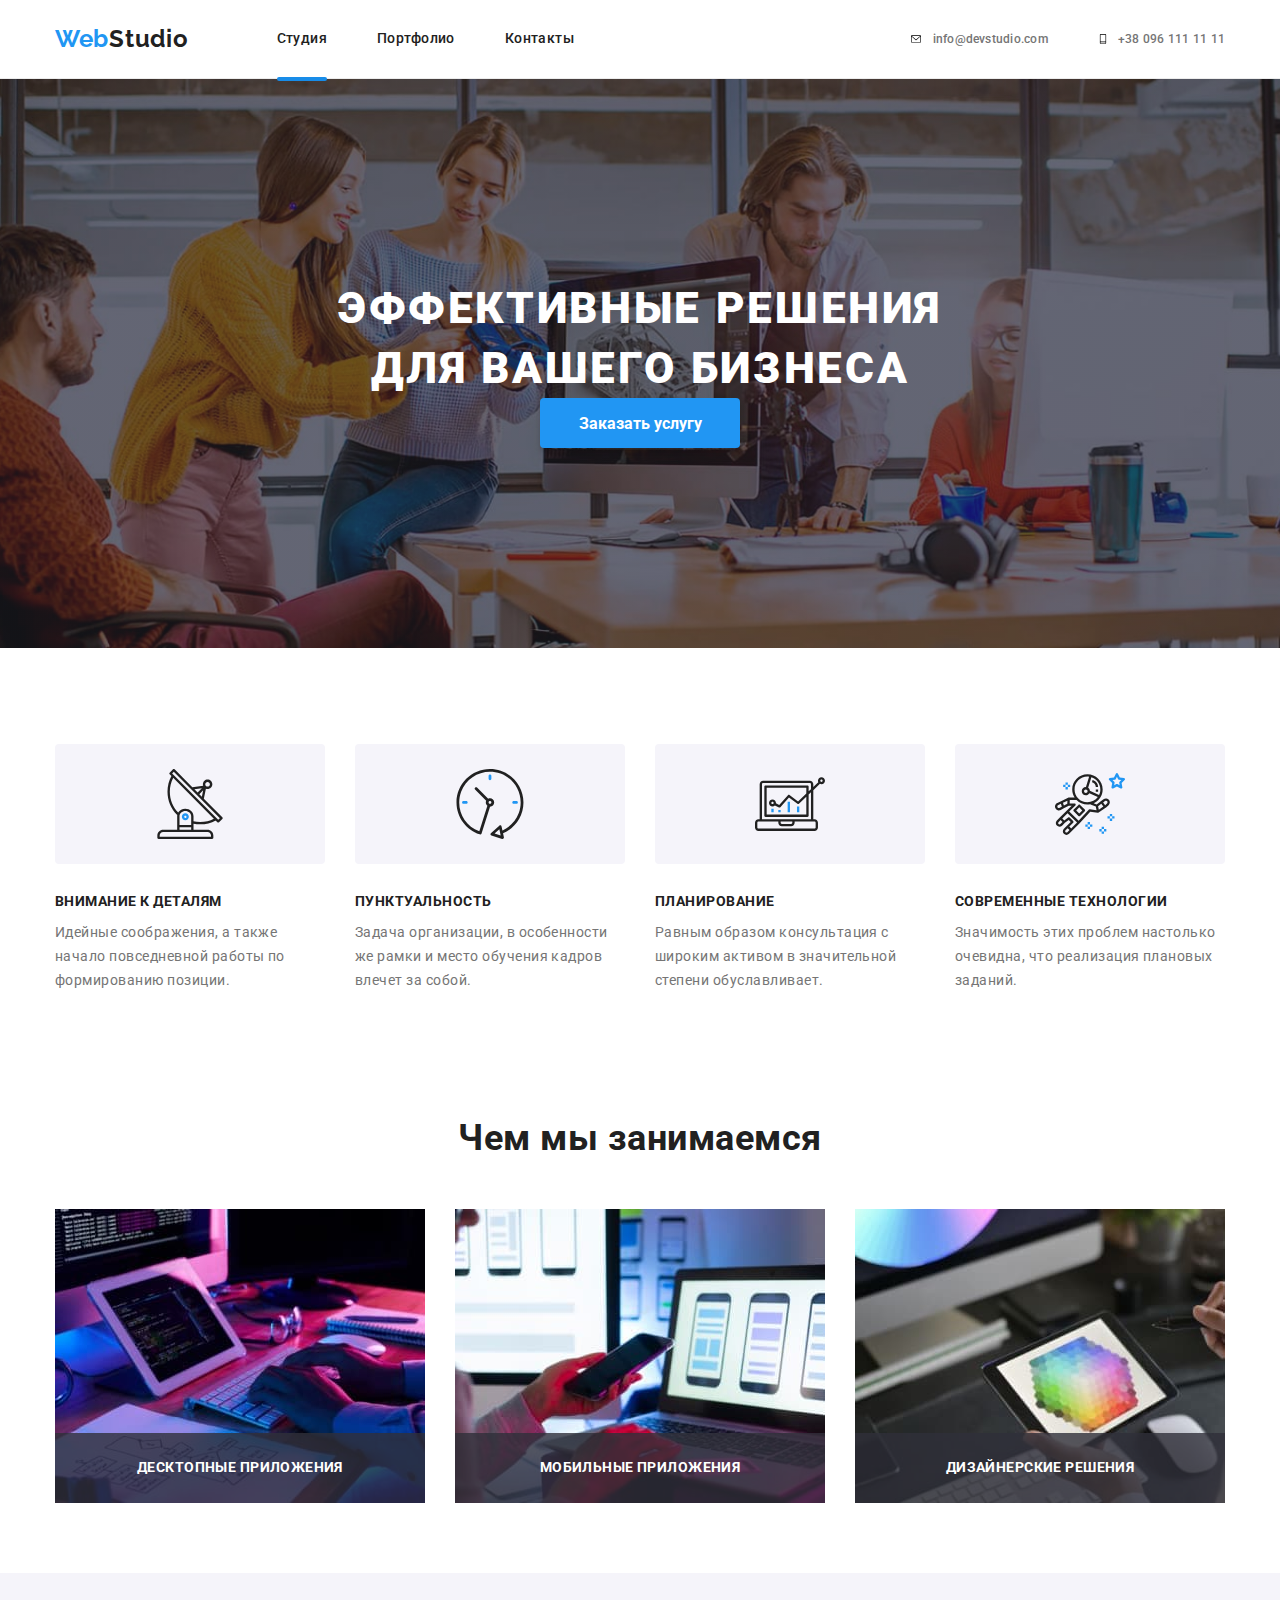
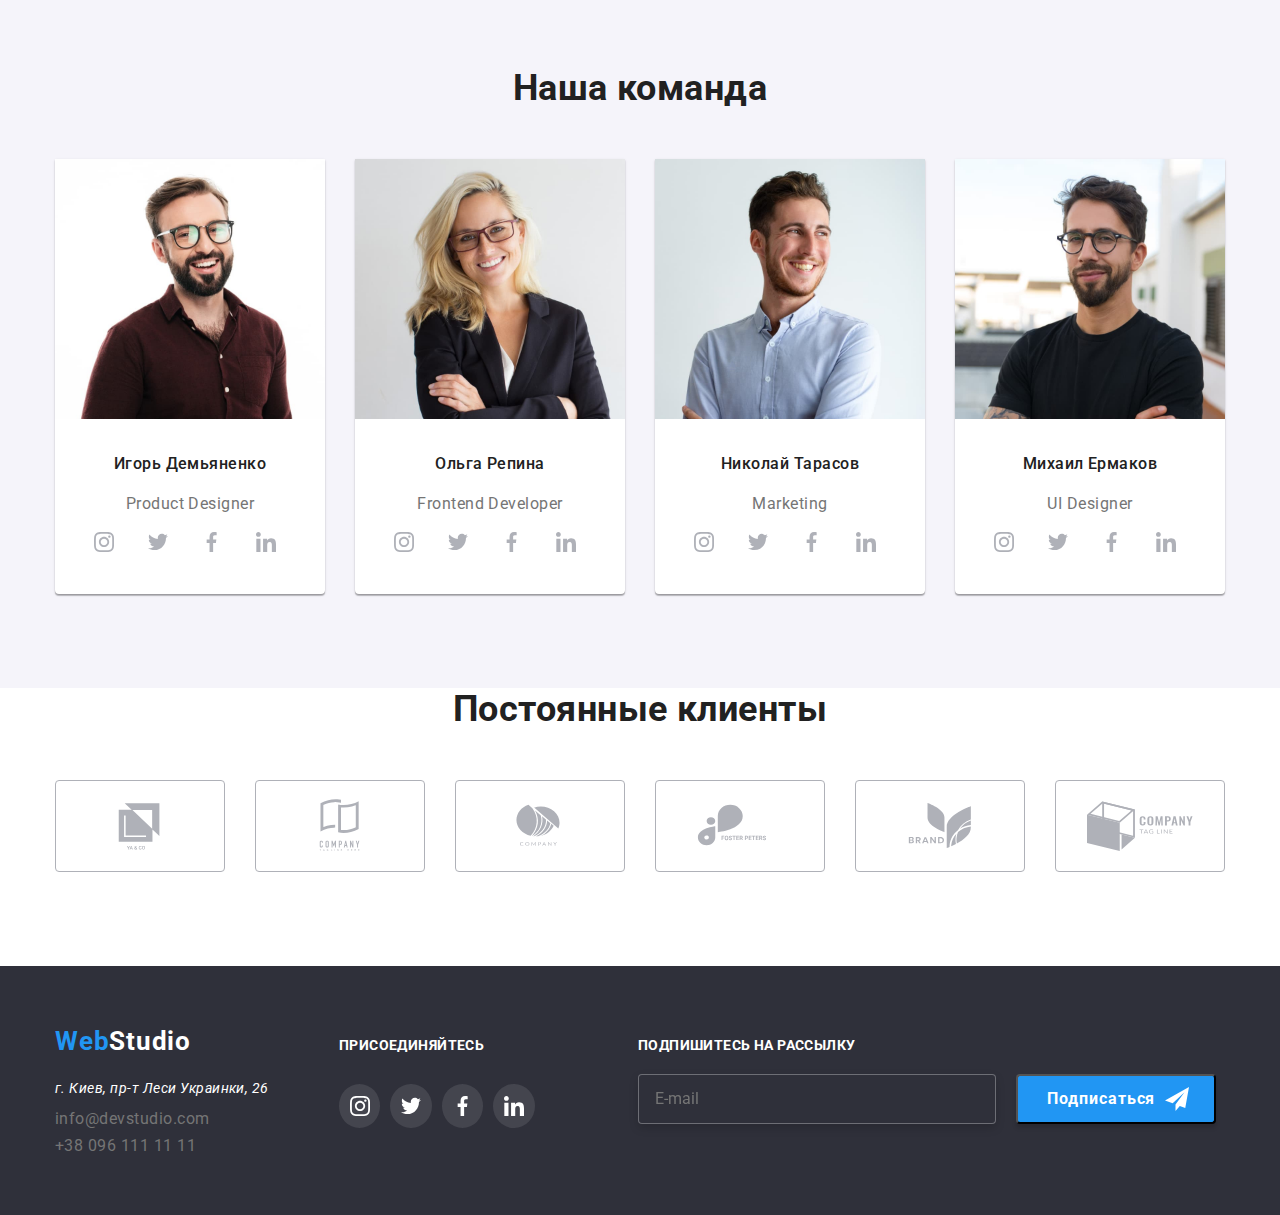
<file: index.html>
<!DOCTYPE html>
<html lang="en">

<head>
    <meta charset="UTF-8">
    <meta http-equiv="X-UA-Compatible" content="IE=edge">
    <meta name="viewport" content="width=device-width, initial-scale=1.0">
    <title>Document</title>
    <link rel="preconnect" href="https://fonts.googleapis.com">
    <link rel="preconnect" href="https://fonts.gstatic.com" crossorigin>
    <link
        href="https://fonts.googleapis.com/css2?family=Raleway:wght@700&family=Roboto:wght@400;500;700;900&display=swap"
        rel="stylesheet">
    <link rel="stylesheet"
        href="https://cdnjs.cloudflare.com/ajax/libs/modern-normalize/0.6.0/modern-normalize.min.css">
    <!-- <link rel="stylesheet" href="./css/styles.css"/> -->
    <link rel="stylesheet" href="./css/main.min.css" />
</head>


<!-- HEADER -->

<body>

    <header class="header">
        <div class="container">
            <nav class="header-navigation">
                <a href="index.html" class="header-navigation__logo">
                    Web<spann class="header-navigation__logostudio">Studio</spann>
                </a>
                <ul class="header-navigation__links">
                    <li class="header-item">
                        <a href="index.html" class="link header-item__navigation header-item__active">Студия</a>
                    </li>
                    <li class="header-item">
                        <a href="portfolio.html" class="link header-item__navigation">Портфолио</a>
                    </li>
                    <li class="header-item">
                        <a href="kontacts.html" class="link header-item__navigation">Контакты</a>
                    </li>
                </ul>
            </nav>
            <ul class="header-contacts">
                <li class="header-item"><a href="mailto:info@devstudio.com"
                        class="link header-contacts__mail header-mail">
                        <svg class="header-contacts__icon" width="14" height="10">
                            <use href="./images/sprite.svg#icon-envelope-1"></use>
                        </svg>info@devstudio.com</a></li>

                <li class="header-item"><a href="tel:+380961111111" class="link header-contacts__tel header-mail">
                        <svg class="header-contacts__icon" width="10" height="14">
                            <use href="./images/sprite.svg#icon-Vector-1"></use>
                        </svg>+38 096 111 11 11</a></li>
            </ul>

            <button class="button" id="menu-open" class="menu-open">
                <svg class="menu-open-svg" width="24" height="24">
                    <use class="icon-menu" href="./images/sprite.svg#icon-menu_24px"></use>
                </svg>
            </button>
        </div>

        <div class="mob-menu is-hidden">
            <div class="container">
                <button class="btn-close">
                    <svg class="modal-close-icon" width="18" height="18">
                        <use href="./images/sprite.svg#icon-close_24px"></use>
                    </svg>

                </button>
                <div class="">
                    <ul class="mob-menu-list list">
                        <li class="mob-menu-list__item">
                            <a href="index.html" class="mob-menu-list__link mob-menu-list-active">Студия</a>
                        </li>
                        <li class="mob-menu-list__item">
                            <a href="portfolio.html" class="mob-menu-list__link">Портфолио</a>
                        </li>
                        <li class="mob-menu-list__item">
                            <a href="" class="mob-menu-list__link">Контакты</a>
                        </li>
                    </ul>
                    <div class="mob-menu-bottom">
                        <ul class="mob-menu-contacts list">
                            <li class="mob-menu-contacts__item">
                                <a href="tel:+380961111111"
                                    class="mob-menu-contacts__link mob-menu-contacts__link_size_big">+380961111111</a>
                            </li>
                            <li class="mob-menu-contacts__item">
                                <a href="mailto:info@devstudio.com"
                                    class="mob-menu-contacts__link mob-menu-contacts__link_size_small">info@devstudio.com</a>
                            </li>
                        </ul>
                        <ul class="mob-menu-social list">
                            <li class="mob-menu-social__item">
                                <a href="" class="mob-menu-social__link">Instagram</a>
                            </li>
                            <li class="mob-menu-social__item">
                                <a href="" class="mob-menu-social__link">Twitter</a>
                            </li>
                            <li class="mob-menu-social__item">
                                <a href="" class="mob-menu-social__link">Facebook</a>
                            </li>
                            <li class="mob-menu-social__item">
                                <a href="" class="mob-menu-social__link">LinkedIn</a>
                            </li>
                        </ul>
                    </div>
                </div>

            </div>
        </div>





    </header>

    <!-- MAIN -->

    <main>
        <section class="hero">
            <div class="container">
                <h1 class="hero__title">Эффективные решения для вашего бизнеса</h1>
                <button type="button" class="button hero__button" data-modal-open>Заказать услугу</button>
            </div>
        </section>

        <!-- <-- OUR WORK -->

        <section class="ourwork">
            <div class="container">
                <h2 class="transparent-title">Наша робота</h2>
                <ul class="ourwork-title">
                    <li class="ourwork-title__text ourwork-title__textmargin">
                        <div class="text-picture">
                            <svg class="text-picture__item" width="70" height="70">
                                <use href="./images/sprite.svg#icon-antenna-1-1"></use>
                            </svg>
                        </div>
                        <h3 class="title">Внимание к деталям</h3>
                        <p class="title-text">Идейные соображения, а также начало повседневной работы по формированию
                            позиции.
                        </p>
                    </li>
                    <li class="ourwork-title__text ourwork-title__textmargin">
                        <div class="text-picture">
                            <svg class="text-picture__item" width="70" height="70">
                                <use href="./images/sprite.svg#icon-clock-1-1"></use>
                            </svg>
                        </div>
                        <h3 class="title">Пунктуальность</h3>
                        <p class="title-text">Задача организации, в особенности же рамки и место обучения кадров влечет
                            за
                            собой.</p>
                    </li>
                    <li class="ourwork-title__text ourwork-title__textmargin">
                        <div class="text-picture">
                            <svg class="text-picture__item" width="70" height="70">
                                <use href="./images/sprite.svg#icon-diagram-1-1"></use>
                            </svg>
                        </div>
                        <h3 class="title">Планирование</h3>
                        <p class="title-text">Равным образом консультация с широким активом в значительной степени
                            обуславливает.</p>
                    <li class="ourwork-title__text ourwork-title__textmargin">
                        <div class="text-picture">
                            <svg class="text-picture__item" width="70" height="70">
                                <use href="./images/sprite.svg#icon-astronaut-1-1"></use>
                            </svg>
                        </div>
                        <h3 class="title">Современные технологии</h3>
                        <p class="title-text">Значимость этих проблем настолько очевидна, что реализация плановых
                            заданий.
                        </p>
                    </li>
                </ul>
            </div>
        </section>
        <!-- WHAT WE DO -->

        <section class="whatwedo">
            <div class="container">
                <h2 class="title-work">Чем мы занимаемся</h2>
                <ul class="whatwedo-list">
                    <li class="whatwedo-list__picture">
                        <div class="picture-wrap">
                            <picture>

                                <source srcset="./images/desktop/box1x-min.jpg 2x,./images/desktop/box1-min.jpg 1x"
                                    media="(min-width: 1200px)">
                                <img src="images/box1.jpg" alt="программирования" width="370" height="294">

                            </picture>

                            <p class="picture-title">Десктопные приложения</p>
                        </div>
                    </li>
                    <li class="whatwedo-list__picture">
                        <div class="picture-wrap">
                            <picture>

                                <source srcset="./images/desktop/box2x-min.jpg 2x,./images/desktop/box2-min.jpg 1x"
                                    media="(min-width: 1200px)">
                                <img src="images/box2.jpg" alt="подключения дивайсов" width="370" height="294">

                            </picture>


                            <p class="picture-title">Мобильные приложения</p>
                        </div>
                    </li>
                    <li class="whatwedo-list__picture">
                        <div class="picture-wrap">
                            <picture>

                                <source srcset="./images/desktop/box3x-min.jpg 2x,./images/desktop/box3-min.jpg 1x"
                                    media="(min-width: 1200px)">
                                <img src="images/box3.jpg" alt="соответствие требованиям заказчика" width="370"
                                    height="294">

                            </picture>


                            <p class="picture-title">Дизайнерские решения</p>
                        </div>
                    </li>
                </ul>
            </div>
        </section>

        <!-- OUR COMPANY -->

        <section class="ourcompany">
            <div class="container">
                <h2 class="title-work">Наша команда</h2>
                <ul class="ourcompany-menu">
                    <li class="ourcompany-menu__list">
                        <picture>

                            <source
                                srcset="./images/desktop/product-designer2x-min.jpg 2x, ./images/desktop/product-designer-min.jpg 1x"
                                media="(min-width: 1200px)">
                            <source srcset="./images/table/img@2x-min.jpg 2x, ./images/table/img-min.jpg 1x"
                                media="(min-width: 768px)">
                            <source srcset="./images/mobile/img@2xt1-min.jpg 2x, ./images/mobile/imgt1-min.jpg 1x"
                                media="(min-width: 480px)">


                            <img class="worker-picture" src="images/img1.jpg" alt="фото сотрудника">

                        </picture>

                        <div class="worker-occupation">
                            <h3 class="worker-occupation__name">Игорь Демьяненко</h3>
                            <p class="worker-occupation__title">Product Designer</p>
                            <ul class="worker-meny">
                                <li class="worker-meny__links">
                                    <a href="" class="worker-meny__socialelink">
                                        <svg class="worker-meny__socialelinkcolorgrey" width="20" height="20">
                                            <use href="./images/sprite.svg#icon-instagram-2-1"></use>
                                        </svg>
                                    </a>
                                </li>

                                <li class="worker-meny__links">
                                    <a href="" class="worker-meny__socialelink worker-meny__socialelink">
                                        <svg class="worker-meny__socialelinkcolorgrey" width="20" height="20">
                                            <use href="./images/sprite.svg#icon-Vector4-2"></use>
                                        </svg>
                                    </a>
                                </li>
                                <li class="worker-meny__links">
                                    <a href="" class="worker-meny__socialelink">
                                        <svg class="worker-meny__socialelinkcolorgrey" width="20" height="20">
                                            <use href="./images/sprite.svg#icon-Vector5-1"></use>
                                        </svg>
                                    </a>
                                </li>
                                <li class="worker-meny__links">
                                    <a href="" class="worker-meny__socialelink">
                                        <svg class="worker-meny__socialelinkcolorgrey" width="20" height="20">
                                            <use href="./images/sprite.svg#icon-linkedin-1-1"></use>
                                        </svg>
                                    </a>
                                </li>
                            </ul>
                        </div>
                    </li>
                    <li class="ourcompany-menu__list">

                        <picture>

                            <source
                                srcset="./images/desktop/frontend-developer2x-min.jpg 2x,./images/desktop/frontend-developer-min.jpg 1x"
                                media="(min-width: 1200px)">
                            <source srcset="./images/table/img@2xq-min.jpg 2x, ./images/table/imgq-min.jpg 1x"
                                media="(min-width: 768px)">
                            <source srcset="./images/mobile/img@2xt2-min.jpg 2x, ./images/mobile/imgt2-min.jpg 1x"
                                media="(min-width: 480px)">


                            <img class="worker-picture" src="images/img2.jpg" alt="фото сотрудника">

                        </picture>


                        <div class="worker-occupation">
                            <h3 class="worker-occupation__name">Ольга Репина</h3>
                            <p class="worker-occupation__title">Frontend Developer</p>
                            <ul class="worker-meny">
                                <li class="worker-meny__links">
                                    <a href="" class="worker-meny__socialelink">
                                        <svg class="worker-meny__socialelinkcolorgrey" width="20" height="20">
                                            <use href="./images/sprite.svg#icon-instagram-2-1"></use>
                                        </svg>
                                    </a>
                                </li>

                                <li class="worker-meny__links">
                                    <a href="" class="worker-meny__socialelink worker-meny__socialelink">
                                        <svg class="worker-meny__socialelinkcolorgrey" width="20" height="20">
                                            <use href="./images/sprite.svg#icon-Vector4-2"></use>
                                        </svg>
                                    </a>
                                </li>
                                <li class="worker-meny__links">
                                    <a href="" class="worker-meny__socialelink">
                                        <svg class="worker-meny__socialelinkcolorgrey" width="20" height="20">
                                            <use href="./images/sprite.svg#icon-Vector5-1"></use>
                                        </svg>
                                    </a>
                                </li>
                                <li class="worker-meny__links">
                                    <a href="" class="worker-meny__socialelink">
                                        <svg class="worker-meny__socialelinkcolorgrey" width="20" height="20">
                                            <use href="./images/sprite.svg#icon-linkedin-1-1"></use>
                                        </svg>
                                    </a>
                                </li>
                            </ul>
                        </div>
                    </li>
                    <li class="ourcompany-menu__list">

                        <picture>

                            <source
                                srcset="./images/desktop/marketing2x-min.jpg 2x,./images/desktop/marketing-min.jpg 1x"
                                media="(min-width: 1200px)">
                            <source srcset="./images/table/img@2x3man-min.jpg 2x, ./images/table/img3man-min.jpg 1x"
                                media="(min-width: 768px)">
                            <source srcset="./images/mobile/img@2xt3-min.jpg 2x, ./images/mobile/imgt3-min.jpg 1x"
                                media="(min-width: 480px)">


                            <img class="worker-picture" src="images/img3.jpg" alt="фото сотрудника">

                        </picture>


                        <div class="worker-occupation">
                            <h3 class="worker-occupation__name">Николай Тарасов</h3>
                            <p class="worker-occupation__title">Marketing</p>
                            <ul class="worker-meny">
                                <li class="worker-meny__links">
                                    <a href="" class="worker-meny__socialelink">
                                        <svg class="worker-meny__socialelinkcolorgrey" width="20" height="20">
                                            <use href="./images/sprite.svg#icon-instagram-2-1"></use>
                                        </svg>
                                    </a>
                                </li>

                                <li class="worker-meny__links">
                                    <a href="" class="worker-meny__socialelink worker-meny__socialelink">
                                        <svg class="worker-meny__socialelinkcolorgrey" width="20" height="20">
                                            <use href="./images/sprite.svg#icon-Vector4-2"></use>
                                        </svg>
                                    </a>
                                </li>
                                <li class="worker-meny__links">
                                    <a href="" class="worker-meny__socialelink">
                                        <svg class="worker-meny__socialelinkcolorgrey" width="20" height="20">
                                            <use href="./images/sprite.svg#icon-Vector5-1"></use>
                                        </svg>
                                    </a>
                                </li>
                                <li class="worker-meny__links">
                                    <a href="" class="worker-meny__socialelink">
                                        <svg class="worker-meny__socialelinkcolorgrey" width="20" height="20">
                                            <use href="./images/sprite.svg#icon-linkedin-1-1"></use>
                                        </svg>
                                    </a>
                                </li>
                            </ul>
                        </div>
                    </li>
                    <li class="ourcompany-menu__list">

                        <picture>

                            <source
                                srcset="./images/desktop/ui-designer2x-min.jpg 2x, ./images/desktop/ui-designer-min.jpg 1x"
                                media="(min-width: 1200px)">
                            <source srcset="./images/table/img@2x4man-min.jpg 2x, ./images/table/img4man-min.jpg 1x"
                                media="(min-width: 768px)">
                            <source srcset="./images/mobile/img@2xt4-min.jpg 2x, ./images/mobile/imgt4-min.jpg 1x"
                                media="(min-width: 480px)">


                            <img class="worker-picture" src="images/img4.jpg" alt="фото сотрудника">

                        </picture>


                        <div class="worker-occupation">
                            <h3 class="worker-occupation__name">Михаил Ермаков</h3>
                            <p class="worker-occupation__title">UI Designer</p>
                            <ul class="worker-meny">
                                <li class="worker-meny__links">
                                    <a href="" class="worker-meny__socialelink">
                                        <svg class="worker-meny__socialelinkcolorgrey" width="20" height="20">
                                            <use href="./images/sprite.svg#icon-instagram-2-1"></use>
                                        </svg>
                                    </a>
                                </li>

                                <li class="worker-meny__links">
                                    <a href="" class="worker-meny__socialelink worker-meny__socialelink">
                                        <svg class="worker-meny__socialelinkcolorgrey" width="20" height="20">
                                            <use href="./images/sprite.svg#icon-Vector4-2"></use>
                                        </svg>
                                    </a>
                                </li>
                                <li class="worker-meny__links">
                                    <a href="" class="worker-meny__socialelink">
                                        <svg class="worker-meny__socialelinkcolorgrey" width="20" height="20">
                                            <use href="./images/sprite.svg#icon-Vector5-1"></use>
                                        </svg>
                                    </a>
                                </li>
                                <li class="worker-meny__links">
                                    <a href="" class="worker-meny__socialelink">
                                        <svg class="worker-meny__socialelinkcolorgrey" width="20" height="20">
                                            <use href="./images/sprite.svg#icon-linkedin-1-1"></use>
                                        </svg>
                                    </a>
                                </li>
                            </ul>
                        </div>
                    </li>
                </ul>
            </div>

        </section>

        <!-- CUSTOMERS -->

        <section class="customers">
            <div class="container">
                <h2 class="title-work">Постоянные клиенты</h2>
                <ul class="customers-meny">
                    <li class="customers-meny__list">
                        <a href="" class="customers-meny__link">
                            <svg class="customers-meny__svg">
                                <use href="./images/sprite.svg#icon-Logo-5"></use>
                            </svg>
                        </a>

                    </li>
                    <li class="customers-meny__list">
                        <a href="" class="customers-meny__link">
                            <svg class="customers-meny__svg">
                                <use href="./images/sprite.svg#icon-Logo-1"></use>
                            </svg>
                        </a>
                    </li>
                    <li class="customers-meny__list">
                        <a href="" class="customers-meny__link">
                            <svg class="customers-meny__svg">
                                <use href="./images/sprite.svg#icon-Logo-2-1"></use>
                            </svg>
                        </a>
                    </li>
                    <li class="customers-meny__list">
                        <a href="" class="customers-meny__link">
                            <svg class="customers-meny__svg">
                                <use href="./images/sprite.svg#icon-Logo-3-1"></use>
                            </svg>
                        </a>
                    </li>
                    <li class="customers-meny__list">
                        <a href="" class="customers-meny__link">
                            <svg class="customers-meny__svg">
                                <use href="./images/sprite.svg#icon-Logo-4-1"></use>
                            </svg>
                        </a>
                    </li>
                    <li class="customers-meny__list">
                        <a href="" class="customers-meny__link">
                            <svg class="customers-meny__svg">
                                <use href="./images/sprite.svg#icon-group-1"></use>
                            </svg>
                        </a>
                    </li>
                </ul>
            </div>
        </section>
    </main>

    <!-- FOOTER -->

    <footer class="footer">
        <div class="container">
            <div class="soclink-navigation">
                <div class="footer-links">
                    <a href="index.html" class="footer-navigation__logo">
                        Web<spann class="footer-navigation__logostudio">Studio</spann></a>
                    <address class="footer-address">г. Киев, пр-т Леси Украинки, 26</address>
                    <ul class="footer-links">
                        <li class="footer-links__mail"><a href="mailto:info@devstudio.com"
                                class="link footer-links__value">info@devstudio.com</a></li>
                        <li class="footer-links__tel"><a href="tel:+380961111111" class="link footer-link__value">+38
                                096
                                111 11 11</a>
                        </li>
                    </ul>
                </div>
                <div class="footer-rightlink">
                    <h3 class="footer-title">присоединяйтесь</h3>
                    <ul class="footer-meny">
                        <li class="footer-meny__links">
                            <a href="" class="footer-link">
                                <svg class="footer-link__svg" width="20" height="20">
                                    <use href="./images/sprite.svg#icon-instagram-2-1"></use>
                                </svg>
                            </a>

                        </li>
                        <li class="footer-meny__links">
                            <a href="" class="footer-link">
                                <svg class="footer-link__svg" width="20" height="20">
                                    <use href="./images/sprite.svg#icon-Vector4-2"></use>
                                </svg>
                            </a>
                        </li>
                        <li class="footer-meny__links">
                            <a href="" class="footer-link">
                                <svg class="footer-link__svg" width="20" height="20">
                                    <use href="./images/sprite.svg#icon-Vector5-1"></use>
                                </svg>
                            </a>
                        </li>
                        <li class="footer-meny__links">
                            <a href="" class="footer-link">
                                <svg class="footer-link__svg" width="20" height="20">
                                    <use href="./images/sprite.svg#icon-linkedin-1-1"></use>
                                </svg>
                            </a>
                        </li>
                    </ul>

                </div>
            </div>

            <div class="footer-rightright">
                <h3 class="footer-title">Подпишитесь на рассылку</h3>

                <div class="foooter-wrapper">
                    <input type="email" name="email" placeholder="E-mail" class="foooter-wrapper__email">
                    <div class="footer-telegram">
                        <button type="button" class="button footer-buton__telegram">Подписаться<span>

                                <svg class="footer-buton__svg" width="24" height="24">
                                    <use href="./images/sprite.svg#icon-tele1"></use>
                                </svg>
                            </span>
                        </button>
                    </div>
                </div>



            </div>
        </div>
    </footer>

    <!-- MODALE -->


    <div class="backdrop is-hidden" data-modal>

        <div class="modal">

            <div type="button button-confirm">
                <svg class="close-btn" data-modal-close>
                    <use href="./images/sprite.svg#icon-close-1"></use>
                </svg>
            </div>

            <form action="" method="GET" class="modal-form">
                <p class="modal-title">Оставьте свои данные, мы вам перезвоним</p>

                <div class="form-field">

                    <label for="name-input" class="input-text">Имя</label>

                    <div class="input-wrapper">
                        <input type="text" name="user-name" id="name-input " class="form-input input-text__name">
                        <svg class="input-icon" width="12" height="12">
                            <use href="./images/sprite.svg#icon-man-1"></use>
                        </svg>
                    </div>

                </div>
                <div class="form-field">

                    <label for="tel-input" class="input-text input-text__figures">Телефон</label>

                    <div class="input-wrapper">
                        <input type="email" id="email-input" name="user-name" class="form-input">
                        <svg class="input-icon" width="13" height="13">
                            <use href="./images/sprite.svg#icon-telefon-1"></use>
                        </svg>
                    </div>


                </div>
                <div class="form-field">
                    <label for="tel-input" class="input-text input-text__email">Почта</label>
                    <div class="input-wrapper">
                        <input type="tel" id="tel-input" name="tell-namber" class="form-input">
                        <svg class="input-icon" width="15" height="12">
                            <use href="./images/sprite.svg#icon-list-1"></use>
                        </svg>
                    </div>


                </div>

                <div class="form-field">
                    <label for="comment" class="form-input-text">Комментарий</label>

                    <textarea name="user-comment" id="comment" class="form-text" placeholder="Введите текст"></textarea>

                </div>

                <div class="form-field">

                    <input type="checkbox" class="input-check visually-hidden" id="input-check">
                    <label for="input-check" class="input-check-text">
                        <span class="input-check-icon">
                            <svg class="check-icon" width="11" height="8">
                                <use href="./images/sprite.svg#icon-Vector-2-1"></use>
                            </svg>
                        </span>
                        Соглашаюсь с рассилкой<a href="#" class="text-underline-condition">Условия договора</a> </label>

                    <button type="submit" class="button button-confirm">Отправить</button>


                </div>

            </form>
        </div>
    </div>


    <script src="./js/menu.js" defer></script>
    <script src="./js/modal.js"></script>

</body>

</html>
</file>
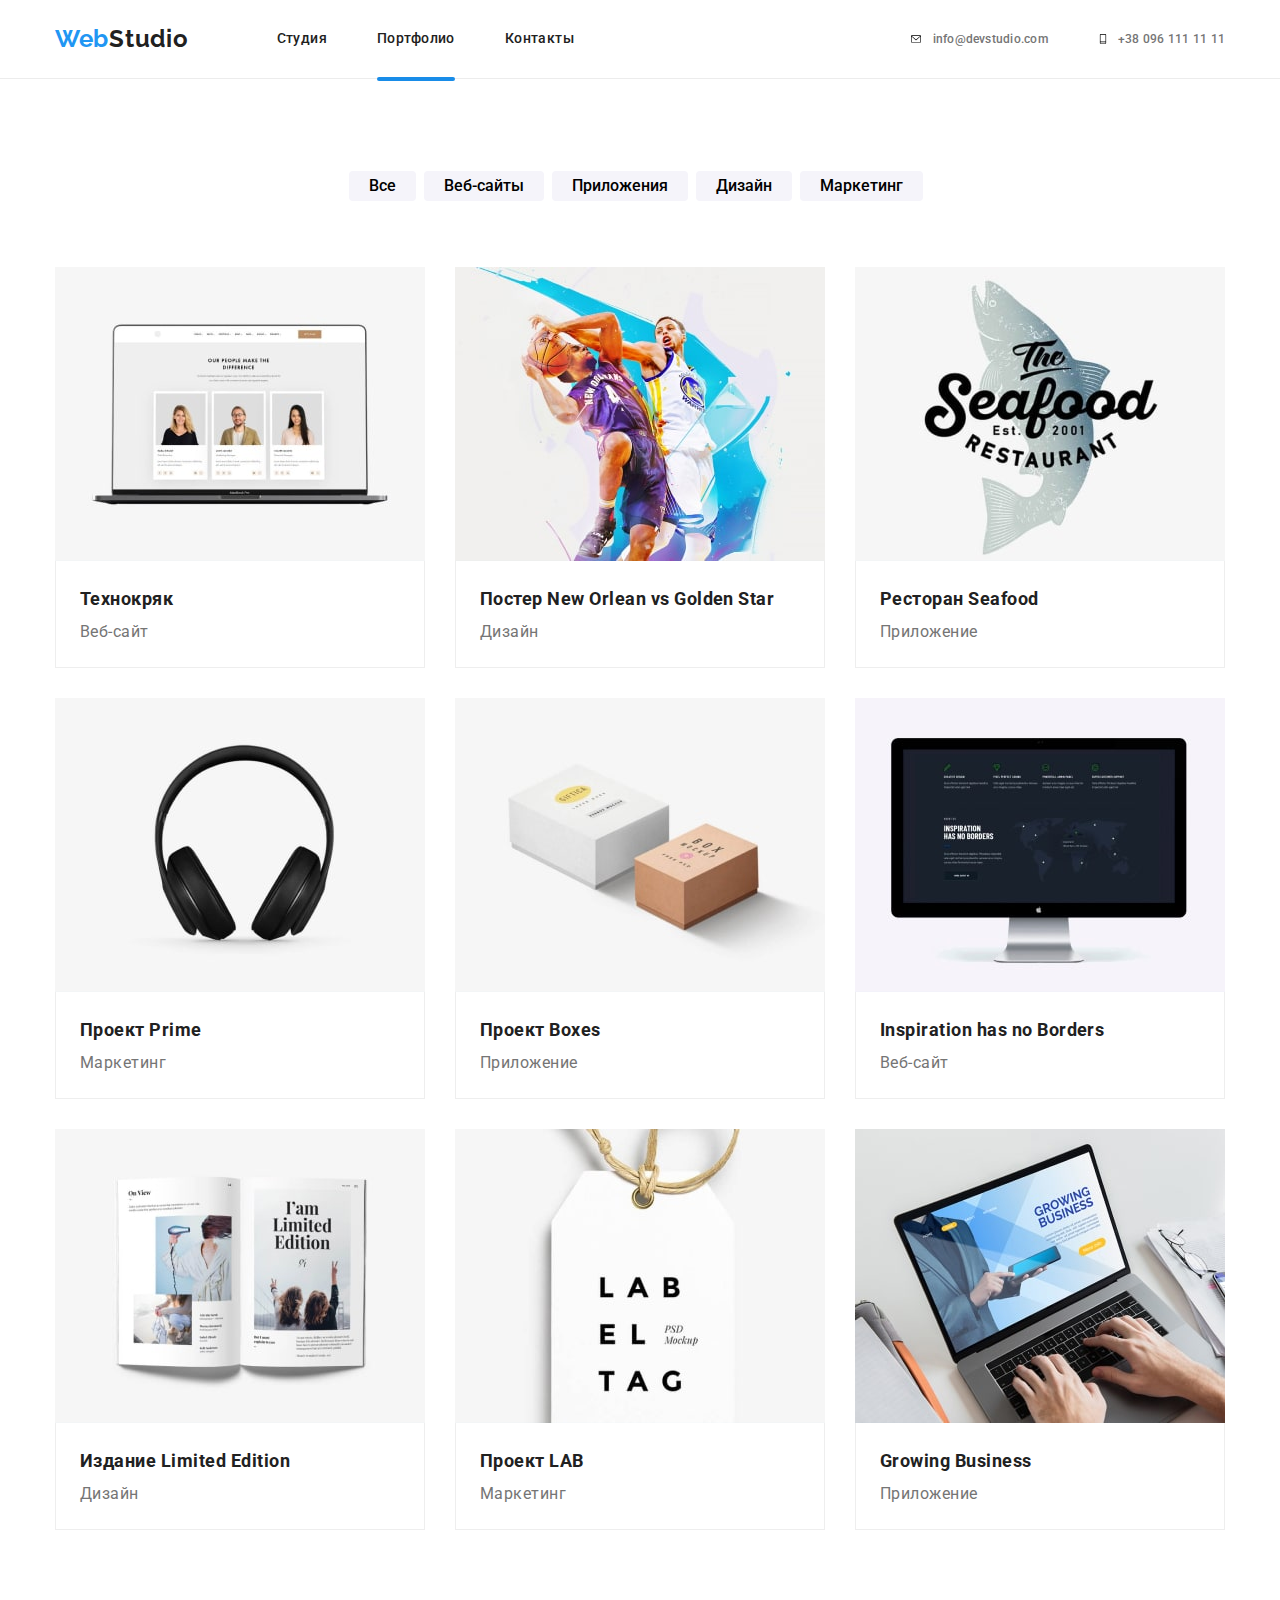
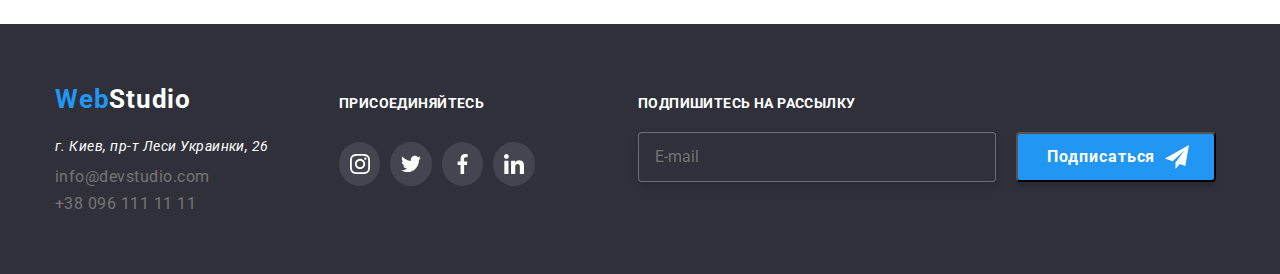
<file: portfolio.html>
<!DOCTYPE html>
<html lang="en">

<head>
    <meta charset="UTF-8">
    <meta http-equiv="X-UA-Compatible" content="IE=edge">
    <meta name="viewport" content="width=device-width, initial-scale=1.0">
    <title>Document</title>
    <link rel="preconnect" href="https://fonts.googleapis.com">
    <link rel="preconnect" href="https://fonts.gstatic.com" crossorigin>
    <link
        href="https://fonts.googleapis.com/css2?family=Raleway:wght@700&family=Roboto:wght@400;500;700;900&display=swap"
        rel="stylesheet">
    <link rel="stylesheet"
        href="https://cdnjs.cloudflare.com/ajax/libs/modern-normalize/0.6.0/modern-normalize.min.css">
    <!-- <link rel="stylesheet" href="./css/styles.css"/> -->
    <link rel="stylesheet" href="./css/main.min.css">
</head>

<body>
    <!-- HEADER -->
    <header class="header">
        <div class="container">
            <nav class="header-navigation">
                <a href="index.html" class="header-navigation__logo">
                    Web<spann class="header-navigation__logostudio">Studio</spann>
                </a>
                <ul class="header-navigation__links">
                    <li class="header-item">
                        <a href="index.html" class="link header-item__navigation">Студия</a>
                    </li>
                    <li class="header-item">
                        <a href="portfolio.html" class="link header-item__navigation header-item__active">Портфолио</a>
                    </li>
                    <li class="header-item">
                        <a href="kontacts.html" class="link header-item__navigation">Контакты</a>
                    </li>
                </ul>
            </nav>
            <ul class="header-contacts">
                <li class="header-item"><a href="mailto:info@devstudio.com"
                        class="link header-contacts__mail header-mail">
                        <svg class="header-contacts__icon" width="14" height="10">
                            <use href="./images/sprite.svg#icon-envelope-1"></use>
                        </svg>info@devstudio.com</a></li>

                <li class="header-item"><a href="tel:+380961111111" class="link header-contacts__tel header-mail">
                        <svg class="header-contacts__icon" width="10" height="14">
                            <use href="./images/sprite.svg#icon-Vector-1"></use>
                        </svg>+38 096 111 11 11</a></li>
            </ul>

            <button class="button" id="menu-open" class="menu-open">
                <svg class="menu-open-svg" width="40" height="40">
                    <use class="icon-menu" href="./images/sprite.svg#icon-menu_24px"></use>
                </svg>
            </button>
        </div>

        <div class="mob-menu is-hidden">
            <div class="container">
                <button class="btn-close">
                    <svg class="modal-close-icon" width="18" height="18">
                        <use href="./images/sprite.svg#icon-close_24px"></use>
                    </svg>

                </button>
                <div class="">
                    <ul class="mob-menu-list list">
                        <li class="mob-menu-list__item">
                            <a href="index.html" class="mob-menu-list__link">Студия</a>
                        </li>
                        <li class="mob-menu-list__item">
                            <a href="portfolio.html" class="mob-menu-list__link mob-menu-list-active">Портфолио</a>
                        </li>
                        <li class="mob-menu-list__item">
                            <a href="" class="mob-menu-list__link">Контакты</a>
                        </li>
                    </ul>
                    <div class="mob-menu-bottom">
                        <ul class="mob-menu-contacts list">
                            <li class="mob-menu-contacts__item">
                                <a href=""
                                    class="mob-menu-contacts__link mob-menu-contacts__link_size_big">+380961111111</a>
                            </li>
                            <li class="mob-menu-contacts__item">
                                <a href=""
                                    class="mob-menu-contacts__link mob-menu-contacts__link_size_small">info@devstudio.com</a>
                            </li>
                        </ul>
                        <ul class="mob-menu-social list">
                            <li class="mob-menu-social__item">
                                <a href="" class="mob-menu-social__link">Instagram</a>
                            </li>
                            <li class="mob-menu-social__item">
                                <a href="" class="mob-menu-social__link">Twitter</a>
                            </li>
                            <li class="mob-menu-social__item">
                                <a href="" class="mob-menu-social__link">Facebook</a>
                            </li>
                            <li class="mob-menu-social__item">
                                <a href="" class="mob-menu-social__link">LinkedIn</a>
                            </li>
                        </ul>
                    </div>
                </div>

            </div>
        </div>





    </header>
    <!-- MAIN-->
    <section class="portfolio">
        <div class="container">

            <ul class="button-meny">
                <li class="button-meny__list"><button type="button" class="button portfolio-buton">Все</button></li>
                <li class="button-meny__list"><button type="button" class="button portfolio-buton">Веб-сайты</button>
                </li>
                <li class="button-meny__list"><button type="button" class="button portfolio-buton">Приложения</button>
                </li>
                <li class="button-meny__list"><button type="button" class="button portfolio-buton">Дизайн</button></li>
                <li class="button-meny__list"><button type="button" class="button portfolio-buton">Маркетинг</button>
                </li>
            </ul>

            <h1 class="transparent-title">Портфолио</h1>
            <ul class="portfolio-menu">
                <li class="portfolio-menu__list">
                    <div class="foto-wrap">
                        <picture>

                            <source srcset="./images/desktop/tehno2x-min.jpg 2x, ./images/desktop/tehno-min.jpg  1x"
                                media="(min-width: 1200px)">
                            <source srcset="./images/table/imgp1-min.jpg, 2x ./images/imgt1-min.jpg 1x"
                                media="(min-width: 768px)">
                            <source srcset="./images/mobile/img2xp1-min.jpg 2x, ./images/mobile/imgp1-min.jpg 1x"
                                media="(min-width: 480px)">

                            <img class="foto-wrap-picture" src="images/img11.jpg" alt="фото сотрудников">

                        </picture>

                        <p class="text-wrap">
                            Технокряк это современная площадка распространения коронавируса. Компании используют эту
                            платформу для цифрового
                            шпионажа и атак на защищённые сервера конкурентов.
                        </p>
                    </div>

                    <div class="photo-description">
                        <h2 class="photo-title">Технокряк</h2>
                        <p class="work-text">Веб-сайт</p>
                    </div>
                </li>
                <li class="portfolio-menu__list">
                    <div class="foto-wrap">
                        <picture>

                            <source srcset="./images/desktop/orlean2x-min.jpg 2x, ./images/desktop/orlean-min.jpg  1x"
                                media="(min-width: 1200px)">
                            <source srcset="./images/table/img@2x2p-min.jpg, 2x ./images/img@2p-min.jpg 1x"
                                media="(min-width: 768px)">
                            <source srcset="./images/mobile/img2xp2-min.jpg 2x, ./images/mobile/imgp2-min.jpg 1x"
                                media="(min-width: 480px)">

                            <img class="foto-wrap-picture" src="images/img12.jpg" alt="баскетболисты">

                        </picture>

                        <p class="text-wrap">
                            Технокряк это современная площадка распространения коронавируса. Компании используют эту
                            платформу для цифрового
                            шпионажа и атак на защищённые сервера конкурентов.
                        </p>
                    </div>
                    <div class="photo-description">
                        <h2 class="photo-title">Постер New Orlean vs Golden Star</h2>
                        <p class="work-text">Дизайн</p>
                    </div>
                </li>
                <li class="portfolio-menu__list">
                    <div class="foto-wrap">
                        <picture>

                            <source srcset="./images/desktop/seafood2x-min.jpg 2x, ./images/desktop/seafood-min.jpg  1x"
                                media="(min-width: 1200px)">
                            <source srcset="./images/table/img@2x3p-min.jpg, 2x ./images/img@3p-min.jpg 1x"
                                media="(min-width: 768px)">
                            <source srcset="./images/mobile/img2xp3-min.jpg 2x, ./images/mobile/imgp3-min.jpg 1x"
                                media="(min-width: 480px)">

                            <img class="foto-wrap-picture" src="images/img13.jpg" alt="эмблема ресторана">

                        </picture>

                        <p class="text-wrap">
                            Технокряк это современная площадка распространения коронавируса. Компании используют эту
                            платформу для цифрового
                            шпионажа и атак на защищённые сервера конкурентов.
                        </p>
                    </div>
                    <div class="photo-description">
                        <h2 class="photo-title">Ресторан Seafood</h2>
                        <p class="work-text">Приложение</p>
                    </div>
                </li>
                <li class="portfolio-menu__list">
                    <div class="foto-wrap">
                        <picture>

                            <source srcset="./images/desktop/prime2x-min.jpg 2x, ./images/desktop/prime-min.jpg  1x"
                                media="(min-width: 1200px)">
                            <source srcset="./images/table/img@2x4p-min.jpg, 2x ./images/img@4p-min.jpg 1x"
                                media="(min-width: 768px)">
                            <source srcset="./images/mobile/img2xp4-min.jpg 2x, ./images/mobile/imgp4-min.jpg 1x"
                                media="(min-width: 480px)">

                            <img class="foto-wrap-picture" src="images/img14.jpg" alt="наушники">

                        </picture>

                        <p class="text-wrap">
                            Технокряк это современная площадка распространения коронавируса. Компании используют эту
                            платформу для цифрового
                            шпионажа и атак на защищённые сервера конкурентов.
                        </p>
                    </div>
                    <div class="photo-description">
                        <h2 class="photo-title">Проект Prime</h2>
                        <p class="work-text">Маркетинг</p>
                    </div>
                </li>
                <li class="portfolio-menu__list">
                    <div class="foto-wrap">
                        <picture>

                            <source srcset="./images/desktop/boxes2x-min.jpg 2x, ./images/desktop/boxes-min.jpg  1x"
                                media="(min-width: 1200px)">
                            <source srcset="./images/table/img@2x5p-min.jpg, 2x ./images/img@5p-min.jpg 1x"
                                media="(min-width: 768px)">
                            <source srcset="./images/mobile/img2xp5-min.jpg 2x, ./images/mobile/imgp5-min.jpg 1x"
                                media="(min-width: 480px)">

                            <img class="foto-wrap-picture" src="images/img15.jpg" alt="коричневая и белая коробки">

                        </picture>

                        <p class="text-wrap">
                            Технокряк это современная площадка распространения коронавируса. Компании используют эту
                            платформу для цифрового
                            шпионажа и атак на защищённые сервера конкурентов.
                        </p>
                    </div>
                    <div class="photo-description">
                        <h2 class="photo-title">Проект Boxes</h2>
                        <p class="work-text">Приложение</p>
                    </div>
                </li>
                <li class="portfolio-menu__list">
                    <div class="foto-wrap">
                        <picture>

                            <source
                                srcset="./images/desktop/inspiration2x-min.jpg 2x, ./images/desktop/inspiration-min.jpg  1x"
                                media="(min-width: 1200px)">
                            <source srcset="./images/table/img@2x6p-min.jpg, 2x ./images/img@6p-min.jpg 1x"
                                media="(min-width: 768px)">
                            <source srcset="./images/mobile/img2xp6-min.jpg 2x, ./images/mobile/imgp6-min.jpg 1x"
                                media="(min-width: 480px)">

                            <img class="foto-wrap-picture" src="images/img16.jpg" alt="монитор">

                        </picture>

                        <p class="text-wrap">
                            Технокряк это современная площадка распространения коронавируса. Компании используют эту
                            платформу для цифрового
                            шпионажа и атак на защищённые сервера конкурентов.
                        </p>
                    </div>
                    <div class="photo-description">
                        <h2 class="photo-title">Inspiration has no Borders</h2>
                        <p class="work-text">Веб-сайт</p>
                    </div>
                </li>
                <li class="portfolio-menu__list">
                    <div class="foto-wrap">

                        <picture>

                            <source srcset="./images/desktop/limited2x-min.jpg 2x, ./images/desktop/limited-min.jpg  1x"
                                media="(min-width: 1200px)">
                            <source srcset="./images/table/img@2x7p-min.jpg, 2x ./images/img@7p-min.jpg 1x"
                                media="(min-width: 768px)">
                            <source srcset="./images/mobile/img2xp7-min.jpg 2x, ./images/mobile/imgp7-min.jpg 1x"
                                media="(min-width: 480px)">

                            <img class="foto-wrap-picture" src="images/img17.jpg" alt="открытая книга">

                        </picture>

                        <p class="text-wrap">
                            Технокряк это современная площадка распространения коронавируса. Компании используют эту
                            платформу для цифрового
                            шпионажа и атак на защищённые сервера конкурентов.
                        </p>
                    </div>
                    <div class="photo-description">
                        <h2 class="photo-title">Издание Limited Edition</h2>
                        <p class="work-text">Дизайн</p>
                    </div>
                <li class="portfolio-menu__list">
                    <div class="foto-wrap">
                        <picture>

                            <source srcset="./images/desktop/lab2x-min.jpg 2x, ./images/desktop/lab-min.jpg  1x"
                                media="(min-width: 1200px)">
                            <source srcset="./images/table/img@2x8p-min.jpg, 2x ./images/img@8p-min.jpg 1x"
                                media="(min-width: 768px)">
                            <source srcset="./images/mobile/img2xp8-min.jpg 2x, ./images/mobile/imgp8-min.jpg 1x"
                                media="(min-width: 480px)">

                            <img class="foto-wrap-picture" src="images/img18.jpg" alt="логотип проекта">

                        </picture>


                        <p class="text-wrap">
                            Технокряк это современная площадка распространения коронавируса. Компании используют эту
                            платформу для цифрового
                            шпионажа и атак на защищённые сервера конкурентов.
                        </p>
                    </div>
                    <div class="photo-description">
                        <h2 class="photo-title">Проект LAB</h2>
                        <p class="work-text">Маркетинг</p>
                    </div>
                </li>
                <li class="portfolio-menu__list">

                    <div class="foto-wrap">
                        <picture>

                            <source srcset="./images/desktop/growing2x-min.jpg 2x, ./images/desktop/growing-min.jpg  1x"
                                media="(min-width: 1200px)">
                            <source srcset="./images/table/img@2x9p-min.jpg, 2x ./images/img@9p-min.jpg 1x"
                                media="(min-width: 768px)">
                            <source srcset="./images/mobile/img2xp9-min.jpg 2x, ./images/mobile/imgp9-min.jpg 1x"
                                media="(min-width: 480px)">

                            <img class="foto-wrap-picture" src="images/img19.jpg" alt="открытый ноутбук">

                        </picture>



                        <p class="text-wrap">
                            Технокряк это современная площадка распространения коронавируса. Компании используют эту
                            платформу для цифрового
                            шпионажа и атак на защищённые сервера конкурентов.
                        </p>
                    </div>

                    <div class="photo-description">
                        <h2 class="photo-title">Growing Business</h2>
                        <p class="work-text">Приложение</p>
                    </div>
                </li>

            </ul>
        </div>

    </section>

    <!-- ФУТЕР -->

    <footer class="footer">
        <div class="container">
            <div class="soclink-navigation">
                <div class="footer-links">
                    <a href="index.html" class="footer-navigation__logo">
                        Web<spann class="footer-navigation__logostudio">Studio</spann></a>
                    <address class="footer-address">г. Киев, пр-т Леси Украинки, 26</address>
                    <ul class="footer-links">
                        <li class="footer-links__mail"><a href="mailto:info@devstudio.com"
                                class="link footer-links__value">info@devstudio.com</a></li>
                        <li class="footer-links__tel"><a href="tel:+380961111111" class="link footer-link__value">+38
                                096
                                111 11 11</a>
                        </li>
                    </ul>
                </div>
                <div class="footer-rightlink">
                    <h3 class="footer-title">присоединяйтесь</h3>
                    <ul class="footer-meny">
                        <li class="footer-meny__links">
                            <a href="" class="footer-link">
                                <svg class="footer-link__svg" width="20" height="20">
                                    <use href="./images/sprite.svg#icon-instagram-2-1"></use>
                                </svg>
                            </a>

                        </li>
                        <li class="footer-meny__links">
                            <a href="" class="footer-link">
                                <svg class="footer-link__svg" width="20" height="20">
                                    <use href="./images/sprite.svg#icon-Vector4-2"></use>
                                </svg>
                            </a>
                        </li>
                        <li class="footer-meny__links">
                            <a href="" class="footer-link">
                                <svg class="footer-link__svg" width="20" height="20">
                                    <use href="./images/sprite.svg#icon-Vector5-1"></use>
                                </svg>
                            </a>
                        </li>
                        <li class="footer-meny__links">
                            <a href="" class="footer-link">
                                <svg class="footer-link__svg" width="20" height="20">
                                    <use href="./images/sprite.svg#icon-linkedin-1-1"></use>
                                </svg>
                            </a>
                        </li>
                    </ul>

                </div>
            </div>

            <div class="footer-rightright">
                <h3 class="footer-title">Подпишитесь на рассылку</h3>

                <div class="foooter-wrapper">
                    <input type="email" name="email" placeholder="E-mail" class="foooter-wrapper__email">
                    <div class="footer-telegram">
                        <button type="button" class="button footer-buton__telegram">Подписаться<span>

                                <svg class="footer-buton__svg" width="24" height="24">
                                    <use href="./images/sprite.svg#icon-tele1"></use>
                                </svg>
                            </span>
                        </button>
                    </div>
                </div>



            </div>
        </div>
    </footer>


    <script src="./js/menu.js" defer></script>
    <script src="./js/modal.js"></script>


</body>
</file>
<file: css/styles.css>
*,
*::before,
*::after {
  box-sizing: border-box;
}
h1,
h2,
h3,
h4,
h5,
h6,
p {
  margin: 0;
  padding: 0;
}
img {
  display: block;
}
:root {
  --primery-text-color: #757575;
  --title-text-color: #212121;
  --occasionally-next-color: #ffffff;
}
body {
  font-family: "Roboto", sans-serif;
  font-style: normal;
  color: var(--primery-text-color);
  letter-spacing: 0.03em;
  font-size: 16px;
}
a {
  text-decoration: none;
  color: var(--primery-text-color);
}
ul {
  list-style: none;
  margin: 0;
  padding: 0;
}

.container {
  width: 1200px;
  align-items: center;
  margin: 0 auto;
  padding-left: 15px;
  padding-right: 15px;
}

.button:hover,
.button:focus {
  background: #2196f3;
  cursor: pointer;
}
.button {
  font-family: "Roboto", sans-serif;
  font-weight: 500;
  display: block;
  transition: background-color 250ms cubic-bezier(0.4, 0, 0.2, 1);
}
.hero__button {
  margin: 0 auto;
  box-shadow: 0px 4px 4px rgba(0, 0, 0, 0.15);
  border-radius: 4px;
  width: 200px;
  height: 50px;
  font-weight: 700;
  font-size: 16px;
  line-height: 1.87;
  border: none;
  color: #ffffff;
  background: #2196f3;
  margin: 0 auto;
  border: none;
  transition: background-color 250ms cubic-bezier(0.4, 0, 0.2, 1);
}
.hero__button:hover,
.hero__button:focus {
  background: #188ce8;
  cursor: pointer;
  border: none;
  color: #ffffff;
}
.header-navigation__logo {
  font-weight: 700;
  font-size: 26px;
  line-height: 1.19;
  color: #2196f3;
  letter-spacing: 0.03em;
}
.header-navigation__logostudio {
  color: #212121;
}

/* HEADER */

.header-navigation__links .header-item__active {
  color: #2196f3;
  position: relative;
}

.header-item__active::after {
  content: "";
  position: absolute;
  display: block;
  left: 0;
  bottom: -34px;
  width: 100%;
  height: 4px;
  background-color: #188ce8;
  border-radius: 2px;
  cursor: pointer;
}
.header-item__active {
  position: relative;
  color: #2196f3;
  cursor: pointer;
}
.header {
  border-bottom: 1px solid #ececec;
}
.header .container {
  display: flex;
}
.header-navigation,
.header-navigation__links,
.header-contacts {
  display: flex;
}
.header-navigation__links {
  margin-bottom: 32px;
  margin-top: 32px;
}
.header-contacts {
  margin-left: auto;
}
.header-navigation .header-navigation__logo {
  padding-top: 25px;
  padding-bottom: 25px;
  margin-right: 93px;
  text-align: center;
  align-items: center;
}
.header-item:not(:last-child) {
  margin-right: 50px;
}
.header-contacts__mail,
.header-contacts__tel {
  font-style: medium;
  font-size: 14px;
  line-height: 16px;
  color: var(--primery-text-color);
  display: flex;
  align-items: center;
}
.header-mail:hover,
.header-mail:focus {
  color: #2196f3;
}

.header-mail:hover .header-contacts__icon,
.header-mail:focus .header-contacts__icon {
  fill: #188ce8;
}
.header-mail {
  transition: color 350ms cubic-bezier(0.4, 0, 0.2, 1);
}
.header-contacts__icon {
  transition: fill 350ms cubic-bezier(0.4, 0, 0.2, 1);
}
.header-contacts__icon {
  margin-right: 10px;
  color: var(--primery-text-color);
}

/* PORTFOLIO */

.portfolio-menu {
  display: flex;
  flex-wrap: wrap;
  list-style: none;
  margin-left: -30px;
  margin-top: -30px;
  margin-bottom: 94px;
}

.portfolio-menu__list:hover {
  box-shadow: 0px 1px 1px rgba(0, 0, 0, 0.12), 0px 4px 4px rgba(0, 0, 0, 0.06),
    1px 4px 6px rgba(0, 0, 0, 0.16);
}
.portfolio-menu__list {
  flex-basis: calc((100% - 90px) / 3);
  margin-left: 30px;
  margin-top: 30px;
  cursor: pointer;
  transition: box-shadow 250ms cubic-bezier(0.4, 0, 0.2, 1);
}
.button-meny__list {
  margin-right: 8px;
}
.photo-description {
  display: block;
  border: 1px solid #eeeeee;
  border-top: none;
  padding-top: 20px;
  padding-left: 24px;
  padding-bottom: 20px;
}

.portfolio-buton {
  background: #f5f4fa;
  border-radius: 4px;
  border: none;
  padding-top: 6px;
  padding-right: 20px;
  padding-bottom: 6px;
  padding-left: 20px;
  transition: background-color 350ms cubic-bezier(0.4, 0, 0.2, 1);
  transition: box-shadow 350ms cubic-bezier(0.4, 0, 0.2, 1);
  transition: color 250ms cubic-bezier(0.4, 0, 0.2, 1);
}
.portfolio-buton:hover,
.portfolio-buton:focus {
  box-shadow: 0px 1px 1px rgba(0, 0, 0, 0.12), 0px 4px 4px rgba(0, 0, 0, 0.06),
    1px 4px 6px rgba(0, 0, 0, 0.16);
  color: #ffffff;
}
.button-meny {
  display: flex;
  justify-content: center;
  margin-bottom: 50px;
}
.portfolio {
  margin-top: 92px;
}

.photo-title {
  font-weight: 700;
  font-size: 18px;
  line-height: 2;
  color: var(--title-text-color);
}
.work-text {
  font-size: 16px;
  line-height: 1.87;
}
.text-wrap {
  font-size: 18px;
  line-height: 1.56;
  letter-spacing: 0.03em;
  color: #ffffff;
  background: rgba(33, 150, 243, 0.9);
  padding-top: 63px;
  padding-right: 24px;
  padding-bottom: 60px;
  padding-left: 24px;
  height: 100%;
  position: absolute;
  top: 0;
  left: 0;
  transform: translateY(100%);
  transition: transform 250ms cubic-bezier(0.4, 0, 0.2, 1);
}
.foto-wrap {
  position: relative;
  overflow: hidden;
}
.portfolio-menu__list:hover .text-wrap {
  transform: translateY(0);
}

/* PORTFOLIO */

/* MAIN */

.text-picture {
  display: flex;
  align-items: center;
  justify-content: center;
  background: #f5f4fa;
  border-radius: 4px;
  width: 270px;
  height: 120px;
  margin-bottom: 30px;
}
.hero {
  max-width: 1600px;
  margin-right: auto;
  margin-left: auto;
  background: #2f303a;
  padding-top: 200px;
  padding-bottom: 200px;
  background-image: linear-gradient(
      rgba(47, 48, 58, 0.4),
      rgba(47, 48, 58, 0.4)
    ),
    url(../images/bg.jpg);
  background-repeat: no-repeat;
  background-position: center;
  block-size: auto;
}

.title {
  font-size: 14px;
  line-height: 1.14;
  text-transform: uppercase;
  color: var(--title-text-color);
}
.link:hover,
.link:focus {
  color: #2196f3;
}
.link {
  color: #757575;
}

.header-item__navigation {
  font-weight: 500;
  font-size: 14px;
  line-height: 1.14;
  color: var(--title-text-color);
  letter-spacing: 0.03em;
}
.hero__title {
  max-width: 696px;
  text-transform: uppercase;
  color: var(--occasionally-next-color);
  letter-spacing: 0.06em;
  text-align: center;
  margin: 0 auto 30px;
  font-weight: 900;
  font-size: 44px;
}
.transparent-title {
  font-size: 1px;
  opacity: 0;
  pointer-events: none;
}

/* <!-- OUR WORK --> */

.ourwork {
  margin-top: 94px;
  margin-bottom: 94px;
}
.ourwork-title {
  display: flex;
  margin-left: -30px;
}
.ourwork-title__text {
  flex-basis: calc((100% / 4) - 30px);
}
.ourwork-title__textmargin {
  margin-left: 30px;
}
.title {
  margin-bottom: 10px;
}
.title-text {
  font-size: 14px;
  line-height: 1.74;
}
.whatwedo-list {
  display: flex;
  margin-left: -30px;
}
.whatwedo-list__picture {
  flex-basis: calc((100% / 3) - 30px);
  margin-left: 30px;
}
.ourcompany {
  margin-top: 94px;
  margin-bottom: 94px;
}

.picture-title {
  width: 370px;
  height: 70px;
  background: rgba(47, 48, 58, 0.8);
  padding-top: 27px;
  padding-bottom: 27px;
  position: relative;
  bottom: 70px;
  font-weight: 700;
}
.picture-wrap {
  font-size: 14px;
  line-height: 1.14;
  text-align: center;
  letter-spacing: 0.03em;
  text-transform: uppercase;
  color: #ffffff;
}

/* OURTEAM  */

.worker-meny {
  display: flex;
  align-items: center;
  justify-content: center;
  margin-bottom: 30px;
}
.worker-meny__links {
  margin-right: 10px;
  width: 44px;
  height: 44px;
}
.worker-meny__socialelink {
  height: 100%;
  border-radius: 50%;
  display: flex;
  align-items: center;
  justify-content: center;
  transition: fill 250ms cubic-bezier(0.4, 0, 0.2, 1);
  transition: background-color 250ms cubic-bezier(0.4, 0, 0.2, 1);
}
.worker-meny__socialelinkcolorgrey {
  fill: #afb1b8;
}
.worker-meny__socialelink:hover use,
.worker-meny__socialelink:focus use,
.worker-meny__socialelink:hover,
.worker-meny__socialelink:focus {
  background-color: #2196f3;
  fill: #ffffff;
}
.ourcompany {
  padding-top: 94px;
  padding-bottom: 94px;
  background: #f5f4fa;
}

.ourcompany-menu {
  display: flex;
  margin-left: -30px;
}
.ourcompany-menu__list {
  flex-basis: calc((100% / 4) - 30px);
  margin-left: 30px;
  background: #ffffff;
  box-shadow: 0px 1px 3px rgba(0, 0, 0, 0.12), 0px 1px 1px rgba(0, 0, 0, 0.14),
    0px 2px 1px rgba(0, 0, 0, 0.2);
  border-radius: 0px 0px 4px 4px;
}
.worker-occupation__title {
  text-align: center;
}
.title-work {
  font-weight: 700;
  font-size: 36px;
  line-height: 1.17;
  color: var(--title-text-color);
  text-align: center;
  margin-bottom: 50px;
}
.worker-occupation__name {
  font-weight: 500;
  font-size: 16px;
  line-height: 1.9;
  color: var(--title-text-color);
  margin-top: 30px;
  margin-bottom: 10px;
}
.worker-occupation {
  font-size: 16px;
  line-height: 1.9;
  margin-bottom: 30px;
  text-align: center;
}
/* <!-- CUSTOMERS --> */
.customers-meny {
  display: flex;
  justify-content: space-between;
  margin-top: 50px;
}
.customers {
  display: block;
  display: flex;
  padding-bottom: 94px;
}
.customers-meny__svg {
  width: 106px;
  height: 60px;
  fill: #afb1b8;
}
.customers-meny__list {
  color: #afb1b8;
  width: 170px;
  height: 92px;
}

.customers-meny__link {
  color: #afb1b8;
  display: flex;
  justify-content: center;
  align-items: center;
  text-align: center;
  width: 100%;
  height: 100%;
  border: 1px solid #afb1b8;
  box-sizing: border-box;
  border-radius: 4px;
  transition: border 250ms cubic-bezier(0.4, 0, 0.2, 1);
}
.customers-meny__link:focus,
.customers-meny__link:hover {
  border: 1px solid #2196f3;
}
.customers-meny__link:focus .customers-meny__svg,
.customers-meny__link:hover .customers-meny__svg {
  fill: #2196f3;
}
.customers-meny__svg {
  transition: fill 250ms cubic-bezier(0.4, 0, 0.2, 1);
}

/* FOOTER */

.footer {
  background: #2f303a;
  padding-top: 60px;
  display: flex;
  margin-right: auto;
  margin-left: auto;
  align-items: normal;
  align-items: baseline;
}
.footer-links {
  display: block;
}
.footer-link__value {
  margin-top: 9px;
}
.footer-address {
  font-size: 14px;
  line-height: 1.71;
  color: var(--occasionally-next-color);
}
.footer-navigation__logostudio {
  color: #ffffff;
}

.footer-address {
  margin-bottom: 9px;
  margin-top: 20px;
}
.footer-links__mail {
  margin-bottom: 9px;
}
.footer-meny {
  display: flex;
  align-items: center;
  margin-top: 20px;
}
.footer-link {
  height: 100%;
  border-radius: 50%;
  display: flex;
  align-items: center;
  justify-content: center;
  background: rgba(255, 255, 255, 0.1);
  fill: #ffffff;
  transition: background-color 250ms cubic-bezier(0.4, 0, 0.2, 1);
}
.footer-link:hover,
.footer-link:focus {
  background-color: #2196f3;
}

.footer-title {
  font-style: normal;
  font-weight: bold;
  text-transform: uppercase;
  font-size: 14px;
  line-height: 1.14;
  letter-spacing: 0.03em;
  margin-bottom: 20px;
  color: var(--occasionally-next-color);
}
.footer-rightright {
  margin-left: 93px;
}
.foooter-wrapper {
  display: flex;
  align-items: baseline;
}
.foooter-wrapper__email {
  width: 358px;
  height: 50px;
  border: 1px solid rgba(255, 255, 255, 0.3);
  box-sizing: border-box;
  filter: drop-shadow(0px 4px 4px rgba(0, 0, 0, 0.15));
  border-radius: 4px;
  margin-right: 20px;
  background: #2f303a;
  padding-left: 16px;
  padding-top: 15px;
  padding-bottom: 15px;
}
.footer-buton__telegram {
  width: 200px;
  height: 50px;
  background: #2196f3;
  box-shadow: 0px 4px 4px rgba(0, 0, 0, 0.15);
  border-radius: 4px;
  padding-left: 29px;
  font-weight: 700;
  font-size: 16px;
  line-height: 1.87;
  display: flex;
  align-items: center;
  text-align: center;
  letter-spacing: 0.06em;
  color: #ffffff;
}
.footer-buton__svg {
  display: flex;
  align-items: center;
  text-align: center;
  margin-left: 10px;
}
.footer-meny__links {
  margin-right: 10px;
  width: 44px;
  height: 44px;
  margin-top: 10px;
}
.footer-rightlink {
  width: 206px;
  height: 80px;
  margin-left: 70px;
  margin-bottom: 100px;
}
.footer-link__svg {
  fill: #ffffff;
}

/* MODAL */

.backdrop {
  width: 100%;
  height: 100%;
  position: fixed;
  top: 0;
  left: 0;
  background-color: rgba(0, 0, 0, 0.2);
}

.modal {
  width: 528px;
  height: 581px;
  background: #ffffff;
  box-shadow: 0px 1px 3px rgba(0, 0, 0, 0.12), 0px 1px 1px rgba(0, 0, 0, 0.14),
    0px 2px 1px rgba(0, 0, 0, 0.2);
  border-radius: 4px;
  position: absolute;
  left: 50%;
  top: 50%;
  transform: translate(-50%, -50%);
  padding: 40px;
}

.close-btn {
  width: 30px;
  height: 30px;
  background: #ffffff;
  right: 8px;
  top: 8px;
  position: absolute;
  border: 1px solid rgba(0, 0, 0, 0.1);
  border-radius: 50%;
  display: flex;
  align-items: center;
  justify-content: center;
  padding: 9px;
  cursor: pointer;
  transition: fill 250ms cubic-bezier(0.4, 0, 0.2, 1);
}
.close-btn:focus,
.close-btn:hover {
  fill: #2196f3;
}
.backdrop.is-hidden {
  opacity: 0;
  pointer-events: none;
}
.modal-title {
  font-family: Roboto;
  font-weight: 700;
  font-size: 20px;
  line-height: 1, 15;
  text-align: center;
  letter-spacing: 0.03em;
  color: #212121;
  margin-bottom: 12px;
}

.form-input {
  width: 100%;
  border: 1px solid rgba(33, 33, 33, 0.2);
  box-sizing: border-box;
  border-radius: 4px;
  outline: none;
  height: 40px;
  padding-top: 12px;
  padding-right: 42px;
  padding-bottom: 12px;
  padding-left: 42px;
  transition: border-color 250ms cubic-bezier(0.4, 0, 0.2, 1);
}

.form-input:focus {
  border-color: #2196f3;
}

.form-input:focus + .input-icon {
  fill: #2196f3;
}
.form-input:focus + .input-icon {
  transition: fill 250ms cubic-bezier(0.4, 0, 0.2, 1);
}
.form-input-text {
  font-size: 12px;
  line-height: 1.16;
  letter-spacing: 0.01em;
  color: #757575;
  display: block;
  margin-bottom: 4px;
}

.form-field:not(:last-child) {
  margin-bottom: 10px;
}

.input-wrapper {
  position: relative;
}

.input-icon {
  position: absolute;
  left: 10px;
  top: 50%;
  transform: translateY(-50%);
  margin-left: 10px;
}

.form-text {
  font-family: Roboto;
  width: 100%;
  height: 120px;
  border: 1px solid rgba(33, 33, 33, 0.2);
  box-sizing: border-box;
  border-radius: 4px;
  resize: none;
  padding-top: 12px;
  padding-right: 16px;
  padding-bottom: 12px;
  padding-left: 16px;
}

.form-text::placeholder {
  font-size: 14px;
  line-height: 1.14;
  color: rgba(117, 117, 117, 0.5);
}

.input-check-text {
  display: flex;
  text-align: center;
  padding-left: 14px;
  padding-right: 11px;
  font-style: 400;
  font-weight: normal;
}

.input-check-icon {
  width: 16px;
  height: 15px;
  border: 2px solid #090b13;
  border-radius: 2px;
  margin-right: 7px;

  display: flex;
  align-items: center;
  text-align: center;
}

.check-icon {
  fill: #ffffff;
  margin-top: 4px;
  margin-right: 3px;
  margin-left: 3px;
  margin-bottom: 2px;
}

.visually-hidden {
  position: absolute;
  width: 1px;
  height: 1px;
  margin: -1px;
  padding: 0;
  overflow: hidden;
  border: 0;
  clip: rect(0 0 0 0);
}

.input-check:checked + .input-check-text .input-check-icon {
  background-color: #2196f3;
  border: none;
}
.input-check {
  font-weight: 400;
  font-size: 14px;
  line-height: 1.71;
  letter-spacing: 0.03em;
  margin-left: 52px;
  margin-right: 52px;
}

.text-underline-condition {
  color: #2196f3;
  text-decoration: underline;
  margin-left: 5px;
}
.button-confirm {
  margin-top: 30px;
  margin-right: auto;
  margin-left: auto;
  margin-bottom: 40px;
  background: #2196f3;
  box-shadow: 0px 4px 4px rgba(0, 0, 0, 0.15);
  border-radius: 4px;
  display: flex;
  align-items: center;
  text-align: center;
  padding-top: 10px;
  padding-right: 55px;
  padding-bottom: 10px;
  padding-left: 55px;
  font-weight: 700;
  font-size: 16px;
  line-height: 1.87;
  color: #ffffff;
  border: none;
  transition: backraund 250ms cubic-bezier(0.4, 0, 0.2, 1);
}
.button-confirm:hover,
.button-confirm:focus {
  background: #188ce8;
  box-shadow: 0px 4px 4px rgba(0, 0, 0, 0.15);
  border-radius: 4px;
}
</file>
<file: css/main.min.css>
*,*::before,*::after{box-sizing:border-box}h1,h2,h3,h4,h5,h6,p{margin:0;padding:0}img{display:block}a{text-decoration:none;color:var(--primery-text-color)}ul{list-style:none;margin:0;padding:0}:root{--primery-text-color: #757575;--title-text-color: #212121;--occasionally-next-color: #ffffff}.visually-hidden{position:absolute;width:1px;height:1px;margin:-1px;padding:0;overflow:hidden;border:0;clip:rect(0 0 0 0)}.transparent-title{font-size:1px;opacity:0;pointer-events:none}body{font-family:"Roboto", sans-serif;font-style:normal;color:var(--primery-text-color);letter-spacing:0.03em;font-size:16px}.hidden{overflow:hidden}.container{width:100%;align-items:center;margin:0 auto;padding-left:15px;padding-right:15px}@media screen and (min-width: 480px){.container{max-width:480px}}@media screen and (min-width: 768px){.container{max-width:768px}}@media screen and (min-width: 1200px){.container{max-width:1200px}}.title{font-size:14px;line-height:1.14;text-transform:uppercase;color:var(--title-text-color)}.button{font-family:"Roboto", sans-serif;font-weight:500;display:block;transition:background-color 250ms cubic-bezier(0.4, 0, 0.2, 1)}.button:hover,.button:focus{background:#2196f3;cursor:pointer}.header{border-bottom:1px solid #ececec;display:flex}.header-navigation__links{display:none}@media screen and (min-width: 768px){.header-navigation__links{display:block}}.header-navigation{display:flex}@media screen and (min-width: 768px){.header-navigation{align-items:center}}.header-navigation__logo{font-family:Raleway;font-style:normal;font-weight:700;font-size:24px;line-height:1.16;color:#2196f3;letter-spacing:0.03em;letter-spacing:0.03em;padding-top:25px;padding-bottom:25px;margin-right:93px;text-align:center;align-items:center}@media screen and (min-width: 768px){.header-navigation__logo{margin-right:88px}}.header-navigation__logostudio{color:#212121}.header-navigation__links{display:flex;color:#2196f3;position:relative}.header-item{display:none}@media screen and (min-width: 768px){.header-item{display:flex}}.header-item__active{display:block;position:relative;color:#2196f3;cursor:pointer}.header-item__active::after{display:none}@media screen and (min-width: 768px){.header-item__active::after{content:"";position:absolute;display:block;left:0;bottom:-34px;width:100%;height:4px;background-color:#188ce8;border-radius:2px;cursor:pointer}}.header-item:not(:last-child){margin-right:50px}.header-item__navigation{font-weight:500;font-size:14px;line-height:1.14;color:var(--title-text-color);letter-spacing:0.03em}.header-item__navigation:focus,.header-item__navigation:hover{color:#2196f3}.header-contacts{margin-left:84px}@media screen and (min-width: 768px){.header-contacts{font-size:12px;line-height:1.16px;letter-spacing:0.02em}}@media screen and (min-width: 1200px){.header-contacts{display:flex;margin-left:auto}}.header-contacts__mail{font-style:medium;font-size:14px;line-height:16px;color:var(--primery-text-color);display:flex;align-items:center}@media screen and (min-width: 768px){.header-contacts__mail{margin-bottom:10px}}@media screen and (min-width: 1200px){.header-contacts__mail{margin-bottom:0}}.header-contacts__tel{font-style:medium;font-size:14px;line-height:16px;color:var(--primery-text-color);display:flex;align-items:center}.header-mail{font-family:Roboto;font-style:normal;font-weight:500;font-size:12px;line-height:1.17;letter-spacing:0.02em;color:#757575;transition:color 350ms cubic-bezier(0.4, 0, 0.2, 1)}.header-mail:focus,.header-mail:hover{color:#2196f3}.header-mail:focus:focus svg,.header-mail:focus:hover svg,.header-mail:hover:focus svg,.header-mail:hover:hover svg{fill:#2196f3}.header-contacts__icon{margin-right:10px;color:var(--primery-text-color);transition:fill 350ms cubic-bezier(0.4, 0, 0.2, 1)}.header-contacts__icon .header-contacts__icon,.header-contacts__icon .header-contacts__icon{fill:#188ce8}.header .container{display:flex}.mob-menu{z-index:100;transform:translateX(0);transition:transform 250ms cubic-bezier(0.4, 0, 0.2, 1);position:fixed;width:100vw;height:100vh;left:0;top:0;background-color:#ffffff;padding:48px 0 48px 25px}@media screen and (min-width: 768px){.mob-menu{display:none}}.mob-menu .container{position:relative;z-index:2;height:100%;min-height:450px;display:flex;flex-direction:column;justify-content:space-between;align-items:flex-start}.mob-menu.is-hidden{transform:translateX(100%)}.mob-menu-bottom{position:absolute;bottom:0;margin-top:auto}#menu-open{margin-left:auto;background:unset;border:none;background-color:transparent}@media screen and (min-width: 768px){#menu-open{display:none}}.mob-menu-list__item{font-weight:500;font-size:40px;line-height:1, 17;letter-spacing:0.02em;color:#212121}.mob-menu-list__item:not(:last-child){margin-bottom:36px}.menu-open-svg:focus,.menu-open-svg:hover{fill:#2196f3}.mob-menu-list__link{font-weight:500;font-size:40px;line-height:1.18;text-align:center;letter-spacing:0.02em;text-decoration:none;color:#212121}.btn-close{border:none;background-color:transparent;position:absolute;right:35px;top:-22px}.btn-close:focus svg,.btn-close:hover svg{fill:#2196f3}.mob-menu-contacts{margin-bottom:64px}.mob-menu-contacts__item:not(:last-child){margin-bottom:32px}.mob-menu-contacts__link{font-weight:500;letter-spacing:0.02em;color:#757575;text-decoration:none}.mob-menu-contacts__link_size_big{font-weight:500;letter-spacing:0.02em;color:#2196f3;font-size:34px;line-height:1.18}.mob-menu-contacts__link_size_small{font-weight:500;font-size:24px;line-height:1.17;letter-spacing:0.02em;color:#757575;font-size:24px;line-height:1.17}.mobile-menu{display:flex;align-items:center;justify-content:left}.mob-menu-social{display:flex}.mob-menu-social__link{font-weight:500;font-size:18px;line-height:1.22;letter-spacing:0.02em;color:#2196f3;text-decoration:none}.mob-menu-social__item:not(:last-child){margin-right:10px;display:flex}.mob-menu-social__item:not(:last-child)::after{content:"";height:100%;width:1px;background-color:rgba(33,33,33,0.2);display:block;margin-left:10px}.mob-menu-list-active{font-family:Roboto;font-style:400;font-weight:500;font-size:40px;line-height:47px;text-align:center;letter-spacing:0.02em;color:#2196f3}.title{font-size:14px;line-height:1.14;text-transform:uppercase;color:var(--title-text-color)}.hero{max-width:1600px;background:#2f303a;padding-top:200px;padding-bottom:200px;background-image:linear-gradient(rgba(47,48,58,0.4), rgba(47,48,58,0.4)),url(../images/png/bi-tel-img-min.jpg);background-repeat:no-repeat;background-position:center;background-size:cover;margin:auto}@media screen and (min-device-pixel-ratio: 2), (min-resolution: 192dpi), (min-resolution: 2dppx){.hero{background-image:linear-gradient(rgba(47,48,58,0.4), rgba(47,48,58,0.4)),url(../images/png/bi-tel-2x-min.jpg)}}@media screen and (min-width: 768px){.hero{background-image:linear-gradient(rgba(47,48,58,0.4), rgba(47,48,58,0.4)),url(../images/png/bi-table-img-min.jpg)}}@media screen and (min-width: 768px) and (min-device-pixel-ratio: 2), screen and (min-width: 768px) and (min-resolution: 192dpi), screen and (min-width: 768px) and (min-resolution: 2dppx){.hero{background-image:linear-gradient(rgba(47,48,58,0.4), rgba(47,48,58,0.4)),url(../images/png/bi-table-2x-min.jpg)}}@media screen and (min-width: 1200px){.hero{background-image:linear-gradient(rgba(47,48,58,0.4), rgba(47,48,58,0.4)),url(../images/png/bi-desk-min.jpg)}}@media screen and (min-width: 1200px) and (min-width: 1200px) and (min-device-pixel-ratio: 2), screen and (min-width: 1200px) and (min-resolution: 192dpi), screen and (min-width: 1200px) and (min-resolution: 2dppx){.hero{background-image:linear-gradient(rgba(47,48,58,0.4), rgba(47,48,58,0.4)),url(../images/png/bi-desk-2x-min.jpg)}}.hero__title{font-family:Roboto;font-style:normal;font-weight:900;font-size:26px;line-height:1.62;text-align:center;letter-spacing:0.06em;text-transform:uppercase;color:#ffffff;margin-left:15px;margin-right:15px}@media screen and (min-width: 768px){.hero__title{margin-left:190px;margin-right:190px}}@media screen and (min-width: 1200px){.hero__title{font-family:Roboto;font-style:normal;font-weight:900;font-size:44px;line-height:1.36;text-align:center;letter-spacing:0.06em;text-transform:uppercase;color:#ffffff;margin-left:252px;margin-right:252px}}.hero__button{margin:0 auto;box-shadow:0px 4px 4px rgba(0,0,0,0.15);border-radius:4px;width:200px;height:50px;font-weight:700;font-size:16px;line-height:1.87;border:none;color:#ffffff;background:#2196f3;margin:0 auto;border:none;transition:background-color 250ms cubic-bezier(0.4, 0, 0.2, 1)}.hero__button:hover,.hero__button:focus{background:#188ce8;cursor:pointer;border:none;color:#ffffff}.ourwork{margin-top:94px;margin-bottom:94px}@media screen and (min-width: 768px){.ourwork-title{display:flex;flex-wrap:wrap;margin-left:-30px;margin-top:-30px}}@media screen and (min-width: 768px){.ourwork-title__text{flex-basis:calc((100% - 60px) / 2);margin-left:30px;margin-top:30px}}@media screen and (min-width: 1200px){.ourwork-title__text{flex-basis:calc((100% - 120px) / 4)}}.title{font-size:14px;line-height:1.14;text-transform:uppercase;color:var(--title-text-color);margin-bottom:10px;text-align:center}@media screen and (min-width: 768px){.title{max-width:768px;text-align:left}}.title-text{font-size:14px;line-height:1.74;margin-bottom:30px}.text-picture{display:flex;align-items:center;justify-content:center;background:#f5f4fa;border-radius:4px;width:100%;height:120px;margin-bottom:30px}.whatwedo{display:none}@media screen and (min-width: 1200px){.whatwedo{display:block}}.whatwedo-list{display:flex;margin-left:-30px}.whatwedo-list__picture{flex-basis:calc((100% / 3) - 30px);margin-left:30px}.picture-wrap{font-size:14px;line-height:1.14;text-align:center;letter-spacing:0.03em;text-transform:uppercase;color:#ffffff}.picture-title{width:370px;height:70px;background:rgba(47,48,58,0.8);padding-top:27px;padding-bottom:27px;position:relative;bottom:70px;font-weight:700}.ourcompany{padding-top:94px;padding-bottom:94px;background:#f5f4fa}@media screen and (min-width: 480px){.ourcompany{width:100%}}.worker-meny{display:flex;align-items:center;justify-content:center;margin-bottom:30px}.worker-meny__links{margin-right:10px;width:44px;height:44px;border-radius:50%}.worker-meny__links:hover,.worker-meny__links:focus{background-color:#2196f3;fill:#ffffff}.worker-meny__socialelink{height:100%;display:flex;align-items:center;justify-content:center;transition:fill 250ms cubic-bezier(0.4, 0, 0.2, 1);transition:background-color 250ms cubic-bezier(0.4, 0, 0.2, 1)}.worker-meny__socialelinkcolorgrey{fill:#afb1b8}@media screen and (min-width: 768px){.ourcompany-menu{display:flex;flex-wrap:wrap;margin-left:-30px;margin-top:-30px}}@media screen and (min-width: 768px){.ourcompany-menu__list{flex-basis:calc((100% - 60px) / 2);margin-left:30px;margin-top:30px}}@media screen and (min-width: 1200px){.ourcompany-menu__list{flex-basis:calc((100% - 120px) / 4)}}.ourcompany-menu{margin-left:-30px}.ourcompany-menu__list{margin-left:30px;background:#ffffff;box-shadow:0px 1px 3px rgba(0,0,0,0.12),0px 1px 1px rgba(0,0,0,0.14),0px 2px 1px rgba(0,0,0,0.2);border-radius:0px 0px 4px 4px}.worker-picture{width:100%}.worker-occupation{font-size:16px;line-height:1.9;margin-bottom:30px;text-align:center}.worker-occupation__title{text-align:center}.worker-occupation__name{font-weight:500;font-size:16px;line-height:1.9;color:var(--title-text-color);margin-top:30px;margin-bottom:10px}.title-work{font-weight:700;font-size:36px;line-height:1.17;color:var(--title-text-color);text-align:center;margin-bottom:50px}.customers-meny{flex-wrap:wrap;display:flex;margin-top:50px}@media screen and (min-width: 480px){.customers-meny{margin-left:-30px;margin-top:-30px}}.customers-meny__list{margin-bottom:30px}@media screen and (min-width: 480px){.customers-meny__list{flex-basis:calc((100% - 60px) / 2);margin-left:30px;margin-top:30px;margin-bottom:0}}@media screen and (min-width: 768px){.customers-meny__list{flex-basis:calc((100% - 90px) / 3)}}@media screen and (min-width: 1200px){.customers-meny__list{flex-basis:calc((100% - 180px) / 6)}}.customers-meny__list{margin-left:30px;color:#afb1b8;width:170px;height:92px}.customers{display:block;display:flex;padding-bottom:94px}.customers-meny__svg{width:106px;height:60px;fill:#afb1b8}.customers-meny__link{color:#afb1b8;display:flex;justify-content:center;align-items:center;text-align:center;width:100%;height:100%;border:1px solid #afb1b8;box-sizing:border-box;border-radius:4px;transition:border 250ms cubic-bezier(0.4, 0, 0.2, 1)}.customers-meny__link:focus,.customers-meny__link:hover{border:1px solid #2196f3}.customers-meny__svg{transition:fill 250ms cubic-bezier(0.4, 0, 0.2, 1)}.customers-meny__link:focus .customers-meny__svg,.customers-meny__link:hover .customers-meny__svg{fill:#2196f3}.footer{background:#2f303a;padding-top:60px;padding-bottom:60px;margin-right:auto;margin-left:auto;align-items:center;text-align:center;justify-content:center}@media screen and (min-width: 1200px){.footer{display:flex;align-items:normal;align-items:baseline}}@media screen and (min-width: 1200px){.footer .container{display:flex;align-items:normal;align-items:baseline;text-align:left}}@media screen and (min-width: 768px){.soclink-navigation{display:flex;align-items:center;align-items:baseline;position:relative;justify-content:space-between}}.footer-links{display:block}.footer-address{font-size:14px;line-height:1.71;color:var(--occasionally-next-color)}.footer-navigation__logo{font-weight:700;font-size:26px;line-height:1.19;color:#2196f3;letter-spacing:0.03em;padding-top:25px;padding-bottom:25px;text-align:center;align-items:center}.footer-navigation__logostudio{color:#ffffff}.footer-address{margin-bottom:9px;margin-top:20px}.footer-links__mail{margin-bottom:9px}.footer-meny{display:flex;align-items:center;margin-top:20px;margin-bottom:20px;justify-content:center}.footer-link{height:100%;border-radius:50%;display:flex;align-items:center;justify-content:center;background:rgba(255,255,255,0.1);fill:#ffffff;transition:background-color 250ms cubic-bezier(0.4, 0, 0.2, 1)}.footer-link:hover,.footer-link:focus{background-color:#2196f3}.footer-title{font-style:normal;font-weight:bold;text-transform:uppercase;font-size:14px;line-height:1.14;letter-spacing:0.03em;margin-bottom:20px;margin-top:60px;color:var(--occasionally-next-color)}@media screen and (min-width: 1200px){.footer-title{margin-top:0}}@media screen and (min-width: 1200px){.footer-rightright{margin-left:93px}}.foooter-wrapper{align-items:baseline}@media screen and (min-width: 1200px){.foooter-wrapper{display:flex}}.foooter-wrapper__email{width:358px;height:50px;border:1px solid rgba(255,255,255,0.3);box-sizing:border-box;filter:drop-shadow(0px 4px 4px rgba(0,0,0,0.15));border-radius:4px;background:#2f303a;padding-left:16px;padding-top:15px;padding-bottom:15px;margin-bottom:20px}@media screen and (min-width: 1200px){.foooter-wrapper__email{margin-right:20px}}.footer-link__svg{fill:#ffffff}.footer-meny__links{margin-right:10px;width:44px;height:44px;margin-top:10px}@media screen and (min-width: 1200px){.footer-rightlink{width:206px;height:80px;margin-left:70px}}.footer-buton__telegram{margin:0 auto;width:200px;height:50px;background:#2196f3;box-shadow:0px 4px 4px rgba(0,0,0,0.15);border-radius:4px;padding-left:29px;font-weight:700;font-size:16px;line-height:1.87;display:flex;align-items:center;text-align:center;letter-spacing:0.06em;color:#ffffff}.footer-buton__svg{display:flex;align-items:center;text-align:center;margin-left:10px}.backdrop{width:100%;height:100%;position:fixed;top:0;left:0;background-color:rgba(0,0,0,0.2)}.modal{width:450px;height:609px;background:#ffffff;box-shadow:0px 1px 3px rgba(0,0,0,0.12),0px 1px 1px rgba(0,0,0,0.14),0px 2px 1px rgba(0,0,0,0.2);border-radius:4px;position:absolute;left:50%;top:50%;transform:translate(-50%, -50%);padding:40px}@media screen and (min-width: 1200px){.modal{width:528px;height:581px}}.close-btn{width:30px;height:30px;background:#ffffff;right:8px;top:8px;position:absolute;border:1px solid rgba(0,0,0,0.1);border-radius:50%;display:flex;align-items:center;justify-content:center;padding:9px;cursor:pointer;transition:fill 250ms cubic-bezier(0.4, 0, 0.2, 1)}.close-btn:focus,.close-btn:hover{fill:#2196f3}.backdrop.is-hidden{opacity:0;pointer-events:none}.modal-title{font-size:20px;line-height:1.5;text-align:center;font-weight:700;letter-spacing:0.03em;color:#212121}@media screen and (min-width: 1200px){.modal-title{font-weight:700;font-size:20px;line-height:1.15;text-align:center;letter-spacing:0.03em;color:#212121;margin-bottom:12px}}.form-input{width:100%;border:1px solid rgba(33,33,33,0.2);box-sizing:border-box;border-radius:4px;outline:none;height:40px;padding-top:12px;padding-right:42px;padding-bottom:12px;padding-left:42px}.form-input:focus,.form-input:hover{border-color:#2196f3;transition:border-color 250ms cubic-bezier(0.4, 0, 0.2, 1)}.form-input:focus+.input-icon{fill:#2196f3;transition:fill 250ms cubic-bezier(0.4, 0, 0.2, 1)}.form-input-text{font-size:12px;line-height:1.16;letter-spacing:0.01em;color:#757575;display:block;margin-bottom:4px}.form-field:not(:last-child){margin-bottom:10px}.input-wrapper{position:relative}.input-icon{position:absolute;left:10px;top:50%;transform:translateY(-50%);margin-left:10px}.input-icon:focus,.input-icon:hover{fill:#2196f3;transition:fill 250ms cubic-bezier(0.4, 0, 0.2, 1);cursor:pointer}.form-text{font-family:Roboto;width:100%;height:120px;border:1px solid rgba(33,33,33,0.2);box-sizing:border-box;border-radius:4px;resize:none;padding-top:12px;padding-right:16px;padding-bottom:12px;padding-left:16px}.form-text::placeholder{font-size:14px;line-height:1.14;color:rgba(117,117,117,0.5)}.input-check-text{display:flex;text-align:center;padding-left:14px;padding-right:11px;font-size:12px;line-height:1.67;letter-spacing:0.03em;color:#757575}@media screen and (min-width: 1200px){.input-check-text{font-size:14px;line-height:1.71}}.input-check-icon{width:16px;height:15px;border:2px solid #090b13;border-radius:2px;margin-right:7px;display:flex;align-items:center;text-align:center}.check-icon{fill:#ffffff;margin-top:4px;margin-right:3px;margin-left:3px;margin-bottom:2px}.visually-hidden{position:absolute;width:1px;height:1px;margin:-1px;padding:0;overflow:hidden;border:0;clip:rect(0 0 0 0)}.input-check:checked+.input-check-text .input-check-icon{background-color:#2196f3;border:none}.input-check{font-weight:400;font-size:14px;line-height:1.71;letter-spacing:0.03em;margin-left:52px;margin-right:52px}.text-underline-condition{color:#2196f3;text-decoration:underline;margin-left:5px}.button-confirm{margin-top:30px;margin-right:auto;margin-left:auto;margin-bottom:40px;background:#2196f3;box-shadow:0px 4px 4px rgba(0,0,0,0.15);border-radius:4px;display:flex;align-items:center;text-align:center;padding-top:10px;padding-right:55px;padding-bottom:10px;padding-left:55px;font-weight:700;font-size:16px;line-height:1.87;color:#ffffff;border:none;transition:backraund 250ms cubic-bezier(0.4, 0, 0.2, 1)}.button-confirm:hover,.button-confirm:focus{background:#188ce8;box-shadow:0px 4px 4px rgba(0,0,0,0.15);border-radius:4px}.portfolio{margin-top:92px}.portfolio-menu{margin-left:-30px}@media screen and (min-width: 480px){.portfolio-menu{display:flex;flex-wrap:wrap;list-style:none;margin-left:-30px;margin-top:-30px;margin-bottom:94px}}.portfolio-menu__list{margin-left:30px;margin-top:30px;cursor:pointer;transition:box-shadow 250ms cubic-bezier(0.4, 0, 0.2, 1)}.portfolio-menu__list:hover{box-shadow:0px 1px 1px rgba(0,0,0,0.12),0px 4px 4px rgba(0,0,0,0.06),1px 4px 6px rgba(0,0,0,0.16)}@media screen and (min-width: 768px){.portfolio-menu__list{flex-basis:calc((100% - 60px) / 2)}}@media screen and (min-width: 1200px){.portfolio-menu__list{flex-basis:calc((100% - 90px) / 3)}}.foto-wrap-picture{width:100%}.photo-description{display:block;border:1px solid #eeeeee;border-top:none;padding-top:20px;padding-left:24px;padding-bottom:20px}.portfolio-buton{background:#f5f4fa;border-radius:4px;border:none;margin-right:8px;margin-bottom:15px;padding-top:6px;padding-right:20px;padding-bottom:6px;padding-left:20px;transition:background-color 350ms cubic-bezier(0.4, 0, 0.2, 1);transition:box-shadow 350ms cubic-bezier(0.4, 0, 0.2, 1);transition:color 250ms cubic-bezier(0.4, 0, 0.2, 1)}.portfolio-buton:hover,.portfolio-buton:focus{box-shadow:0px 1px 1px rgba(0,0,0,0.12),0px 4px 4px rgba(0,0,0,0.06),1px 4px 6px rgba(0,0,0,0.16);color:#ffffff}.button-meny{display:flex;flex-wrap:wrap;margin-bottom:50px}@media screen and (min-width: 768px){.button-meny{justify-content:center}}.photo-title{font-weight:700;font-size:18px;line-height:2;color:var(--title-text-color)}.work-text{font-size:16px;line-height:1.87}.text-wrap{font-size:18px;line-height:1.56;letter-spacing:0.03em;color:#ffffff;background:rgba(33,150,243,0.9);padding-top:63px;padding-right:24px;padding-bottom:60px;padding-left:24px;height:100%;position:absolute;top:0;left:0;transform:translateY(100%);transition:transform 250ms cubic-bezier(0.4, 0, 0.2, 1)}.foto-wrap{position:relative;overflow:hidden}.portfolio-menu__list:hover .text-wrap{transform:translateY(0)}
/*# sourceMappingURL=main.min.css.map */
</file>
